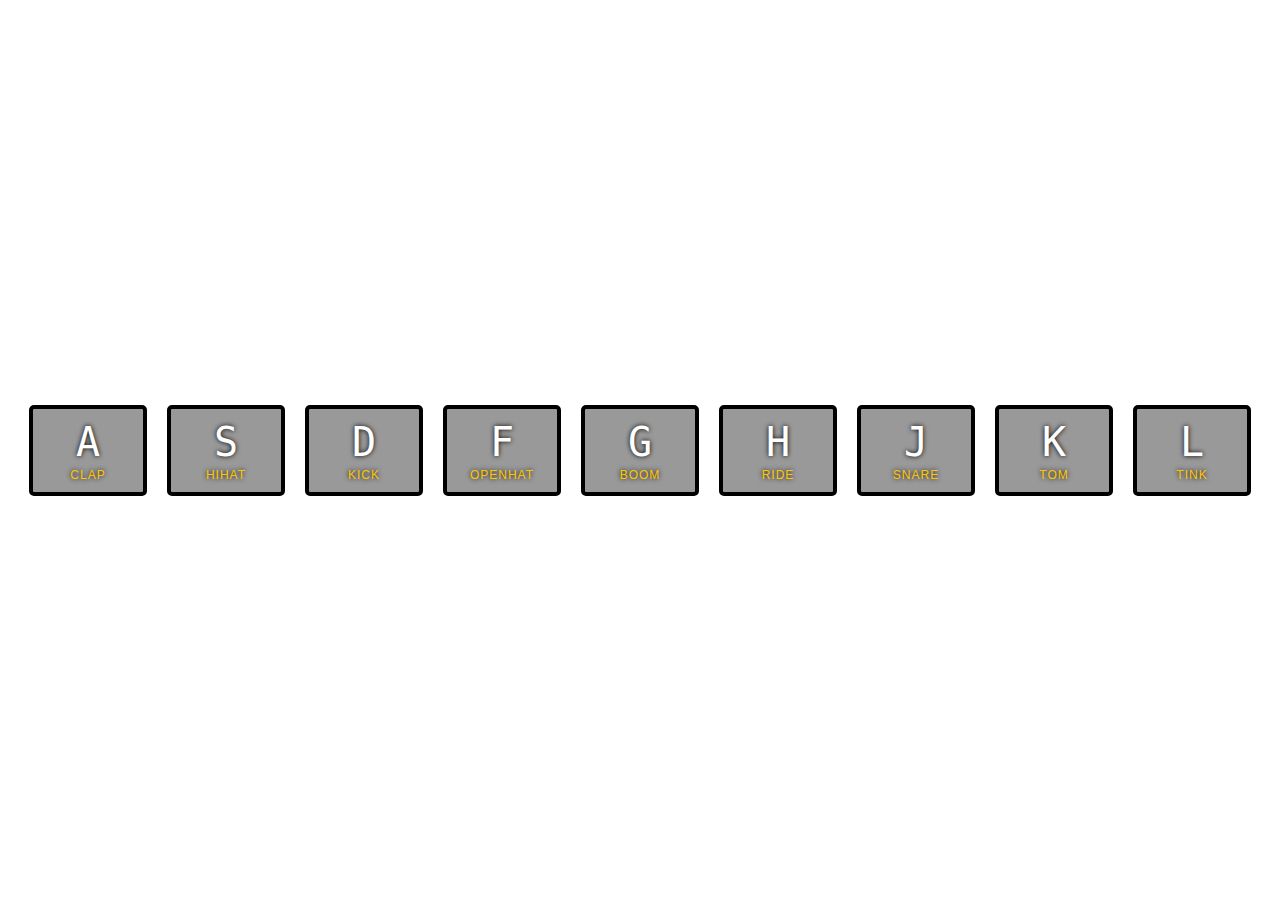
<file: drumkit/index.html>
<!DOCTYPE html>
<html>
  <head>
    <link rel="stylesheet" href="style.css" />
  </head>
  <body>
    <div class="keys">
      <div class="key" data-key="65">
        <kbd>A</kbd><span class="sound">clap</span>
      </div>
      <div class="key" data-key="83">
        <kbd>S</kbd><span class="sound">hihat</span>
      </div>
      <div class="key" data-key="68">
        <kbd>D</kbd><span class="sound">kick</span>
      </div>
      <div class="key" data-key="70">
        <kbd>F</kbd><span class="sound">openhat</span>
      </div>
      <div class="key" data-key="71">
        <kbd>G</kbd><span class="sound">boom</span>
      </div>
      <div class="key" data-key="72">
        <kbd>H</kbd><span class="sound">ride</span>
      </div>
      <div class="key" data-key="74">
        <kbd>J</kbd><span class="sound">snare</span>
      </div>
      <div class="key" data-key="75">
        <kbd>K</kbd><span class="sound">tom</span>
      </div>
      <div class="key" data-key="76">
        <kbd>L</kbd><span class="sound">tink</span>
      </div>
    </div>
    <audio
      data-key="65"
      src="https://s3-us-west-2.amazonaws.com/s.cdpn.io/867725/clap.wav"
    ></audio>
    <audio
      data-key="83"
      src="https://s3-us-west-2.amazonaws.com/s.cdpn.io/867725/hihat.wav"
    ></audio>
    <audio
      data-key="68"
      src="https://s3-us-west-2.amazonaws.com/s.cdpn.io/867725/kick.wav"
    ></audio>
    <audio
      data-key="70"
      src="https://s3-us-west-2.amazonaws.com/s.cdpn.io/867725/openhat.wav"
    ></audio>
    <audio
      data-key="71"
      src="https://s3-us-west-2.amazonaws.com/s.cdpn.io/867725/boom.wav"
    ></audio>
    <audio
      data-key="72"
      src="https://s3-us-west-2.amazonaws.com/s.cdpn.io/867725/ride.wav"
    ></audio>
    <audio
      data-key="74"
      src="https://s3-us-west-2.amazonaws.com/s.cdpn.io/867725/snare.wav"
    ></audio>
    <audio
      data-key="75"
      src="https://s3-us-west-2.amazonaws.com/s.cdpn.io/867725/tom.wav"
    ></audio>
    <audio
      data-key="76"
      src="https://s3-us-west-2.amazonaws.com/s.cdpn.io/867725/tink.wav"
    ></audio>
    <script src="script.js"></script>
  </body>
</html>
</file>
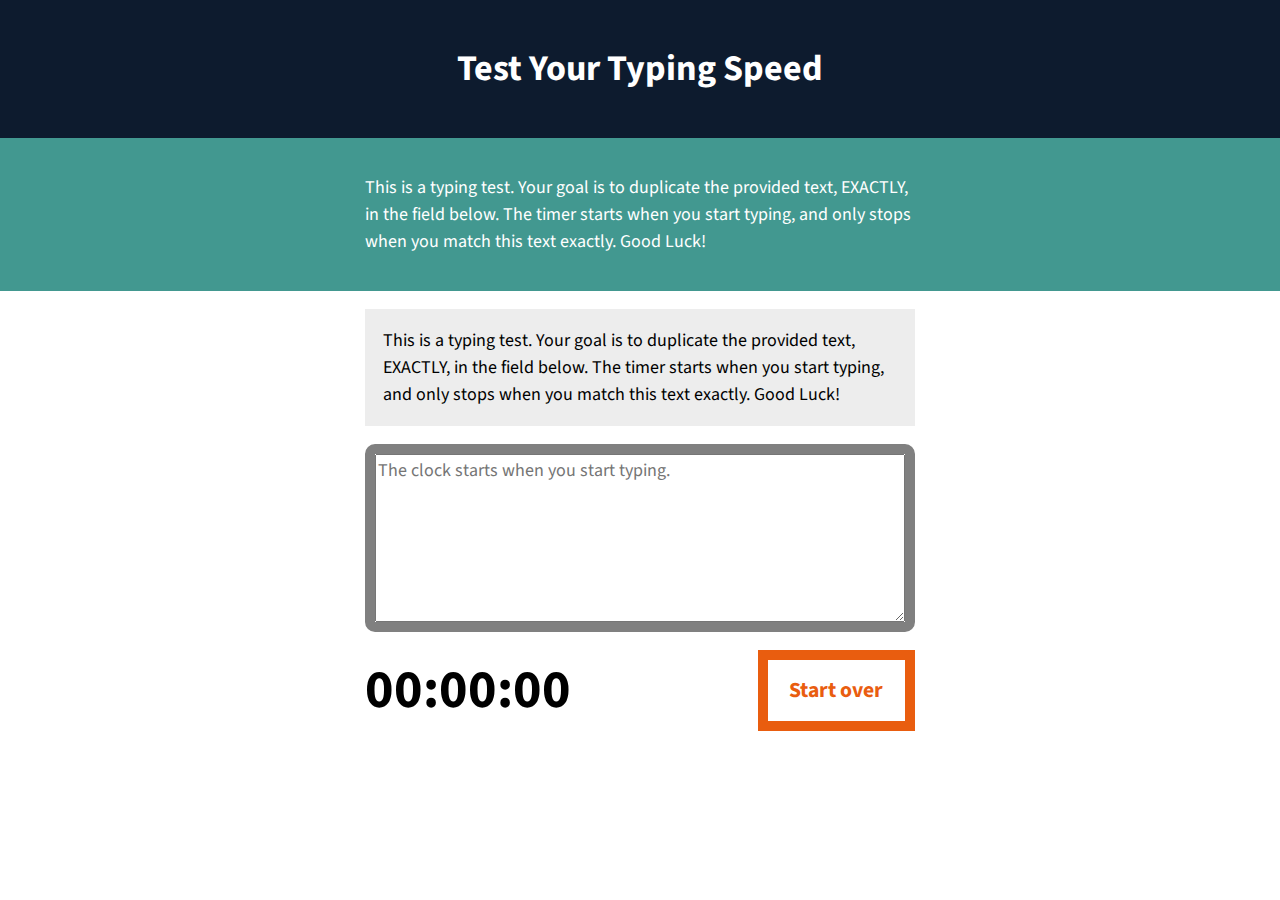
<file: speed-typer/index.html>
<!DOCTYPE html>
<html lang="en-US">

<head>
    <meta charset="UTF-8">
    <meta name="viewport" content="width=device-width, initial-scale=1">
    <title>JS Typing Speed Test</title>
    <script src="script.js" async></script>
    <link rel="stylesheet" href="//fonts.googleapis.com/css?family=Source+Sans+Pro:400,400i,700,700i,900,900i" type="text/css" media="all">
    <link rel="stylesheet" href="style.css">
</head>

<body>
    <header class="masthead">
        <h1>Test Your Typing Speed</h1>
    </header>
    <main class="main">
        <article class="intro">
            <p>This is a typing test. Your goal is to duplicate the provided text, EXACTLY, in the field below. The timer starts when you start typing, and only stops when you match this text exactly. Good Luck!</p>
        </article><!-- .intro -->
        <section class="test-area">
            <div id="origin-text">
                <p>This is a typing test. Your goal is to duplicate the provided text, EXACTLY, in the field below. The timer starts when you start typing, and only stops when you match this text exactly. Good Luck!</p>
            </div><!-- #origin-text -->

            <div class="test-wrapper">
                <textarea id="test-area" name="textarea" rows="6" placeholder="The clock starts when you start typing."></textarea>
            </div><!-- .test-wrapper -->

            <div class="meta">
                <section id="clock">
                    <div class="timer">00:00:00</div>
                </section>

                <button id="reset">Start over</button>
            </div><!-- .meta -->
        </section><!-- .test-area -->
    </main>

</body>

</html>
</file>
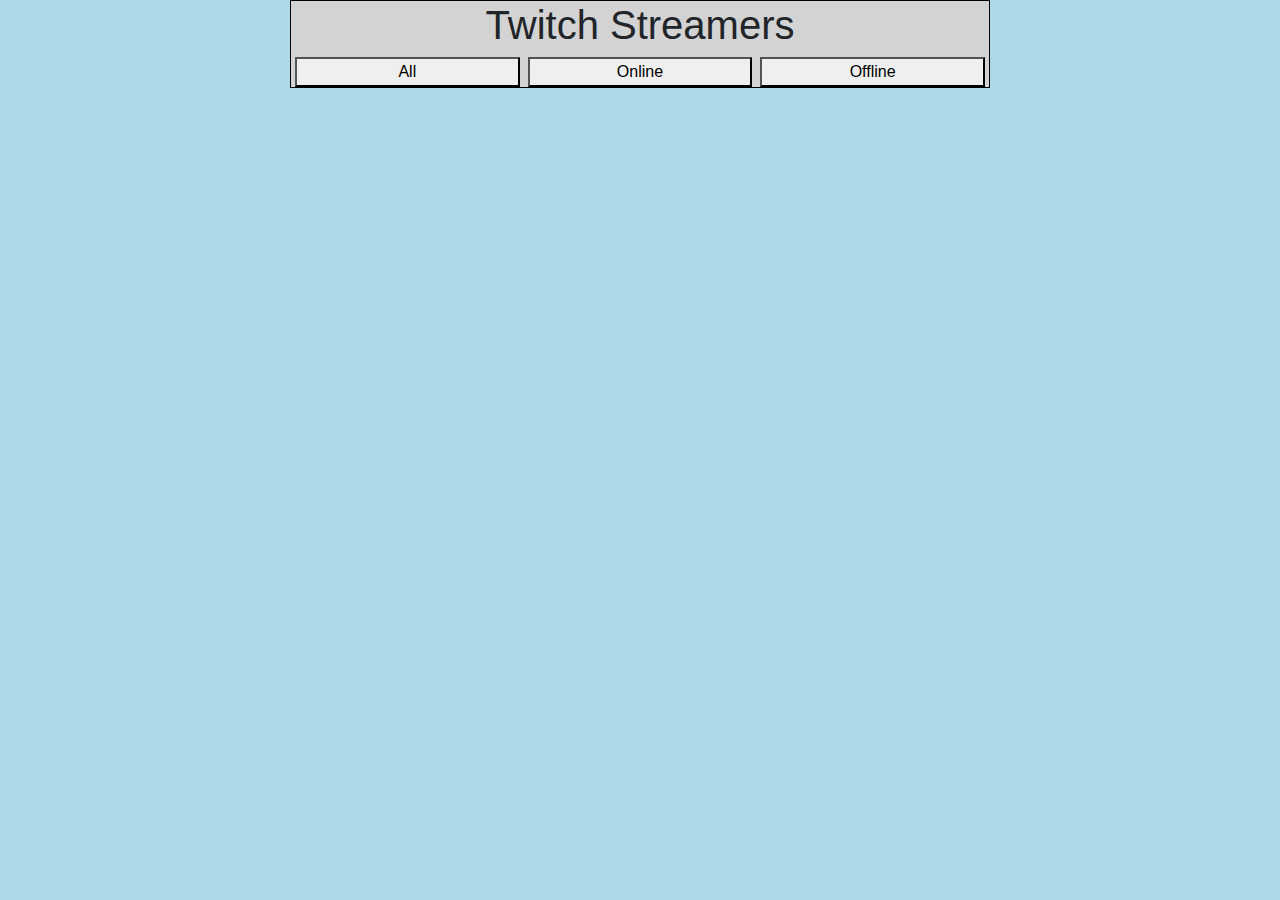
<file: twitch-users/index.html>
<head>
  <link rel="stylesheet" href="https://cdnjs.cloudflare.com/ajax/libs/twitter-bootstrap/4.0.0-beta.2/css/bootstrap.css">
  <link rel="stylesheet" href="style.css">
</head>

<body>
  <div class="container">
    <h1 class="text-center">Twitch Streamers</h1>
    <div class="row" id="filterBy">
      <div class="col-4">
        <button id="btn-all">All</button>
      </div>
      <div class="col-4">
        <button id="btn-online">Online</button>
      </div>
      <div class="col-4">
        <button id="btn-offline">Offline</button>
      </div>
    </div>
    <div class="row" id="streamers">
      <div class="col-2" id="logo">
        <!-- img(src="https://static-cdn.jtvnw.net/jtv_user_pictures/robotcaleb-profile_image-9422645f2f0f093c-300x300.png")-->
      </div>
      <div class="col-10" id="status">
        <!-- p Channel Robot Caleb is currently Offline-->
      </div>
    </div>
  </div>
  <script src="https://cdnjs.cloudflare.com/ajax/libs/jquery/3.2.1/jquery.min.js"></script>
  <script src="script.js"></script>
</body>
</file>
<file: drumkit/style.css>
html {
  font-size: 10px;
  background: url(http://i.imgur.com/b9r5sEL.jpg) bottom center;
  background-size: cover;
  color: white;
}

body,
html {
  margin: 0;
  padding: 0;
  font-family: sans-serif;
}

.keys {
  display: flex;
  flex: 1;
  min-height: 100vh;
  align-items: center;
  justify-content: center;
}

.key {
  border: 0.4rem solid black;
  border-radius: 0.5rem;
  margin: 1rem;
  font-size: 1.5rem;
  padding: 1rem 0.5rem;
  transition: all 0.5s ease;
  width: 10rem;
  text-align: center;
  background: rgba(0, 0, 0, 0.4);
  text-shadow: 0 0 0.5rem black;
}

.playing {
  transform: scale(1.1);
  border-color: #ffc600;
  box-shadow: 0 0 1rem #ffc600;
}

kbd {
  display: block;
  font-size: 4rem;
}
.sound {
  font-size: 1.2rem;
  text-transform: uppercase;
  letter-spacing: 0.1rem;
  color: #ffc600;
}
</file>
<file: speed-typer/style.css>
/*--------------------------------------------------------------
Typography
--------------------------------------------------------------*/

body,
button,
input,
select,
textarea {
	font-family: 'Source Sans Pro', 'Helvetica', Arial, sans-serif;
	font-size: 18px;
	line-height: 1.5;
}

h1,
h2,
h3,
h4,
h5,
h6 {
	clear: both;
}

p {
	margin-bottom: 1.5em;
}

b,
strong {
	font-weight: bold;
}

dfn,
cite,
em,
i {
	font-style: italic;
}

blockquote {
	margin: 0 1.5em;
}

address {
	margin: 0 0 1.5em;
}

pre {
	background: #eee;
	font-family: "Courier 10 Pitch", Courier, monospace;
	font-size: 15px;
	font-size: 1.5rem;
	line-height: 1.6;
	margin-bottom: 1.6em;
	max-width: 100%;
	overflow: auto;
	padding: 1.6em;
}

code,
kbd,
tt,
var {
	font: 15px Monaco, Consolas, "Andale Mono", "DejaVu Sans Mono", monospace;
}

abbr,
acronym {
	border-bottom: 1px dotted #666;
	cursor: help;
}

mark,
ins {
	background: #fff9c0;
	text-decoration: none;
}

sup,
sub {
	font-size: 75%;
	height: 0;
	line-height: 0;
	position: relative;
	vertical-align: baseline;
}

sup {
	bottom: 1ex;
}

sub {
	top: .5ex;
}

small {
	font-size: 75%;
}

big {
	font-size: 125%;
}

/*--------------------------------------------------------------
Layout
--------------------------------------------------------------*/
body {
    margin: 0;
    padding: 0;
}

.masthead {
    padding: 1em 2em;
    background-color: #0D1B2E;
    color: white;
}

.masthead h1 {
    text-align: center;
}

.intro {
    padding: 2em 2em;
    color: #ffffff;
    background: #429890;
}


.intro p,
.test-area {
    margin: 0 auto;
    max-width: 550px;
}

.test-area {
    margin-bottom: 4em;
    padding: 0 2em;
}

.test-wrapper {
    border: 10px solid grey;
    border-radius: 10px;
}

#origin-text {
    margin: 1em 0;
    padding: 1em 1em 0;
    background-color: #ededed;
}

#origin-text p {
    margin: 0;
    padding-bottom: 1em;
}

.test-wrapper {
    display: flex;
}

.test-wrapper textarea {
    flex: 1;
}

.meta {
    margin-top: 1em;
    display: flex;
    justify-content: space-between;
    flex-wrap: wrap;
}

.timer {
    font-size: 3em;
    font-weight: bold;
}

#reset {
    padding: .5em 1em;
    font-size: 1.2em;
    font-weight: bold;
    color: #E95D0F;
    background: white ;
    border: 10px solid #E95D0F;
}

#reset:hover {
    color: white;
    background-color: #E95D0F;
}
</file>
<file: twitch-users/style.css>
body {
  background-color: lightblue;
}

.container {
  background-color: lightgrey;
}

.container {
  max-width: 700px;
  border: 1px solid black;
}

button {
  width: 100%;
}

[class*="col-"] {
  padding-left: 4px;
  padding-right: 4px;
}

.col-10 {
  max-width: calc(100% - 75px);
}

img {
  max-width: 75px;
  /* so image doesn't expand past col */
  max-height: 75px;
  padding: 5px;
  border-radius: 50%;
}

#status {
  overflow: hidden;
}

#logo {
  min-width: 75px;
}

p {
  text-align: center;
  font-size: 1.5rem;
  line-height: 60px;
  text-align: left;
  text-overflow: ellipsis;
  overflow: hidden;
  white-space: nowrap;
}

.hide {
  display: none;
}

@media (max-width: 240px) {
  .col-4 {
    max-width: 100%;
    flex: 0 0 100%;
  }
}
</file>
